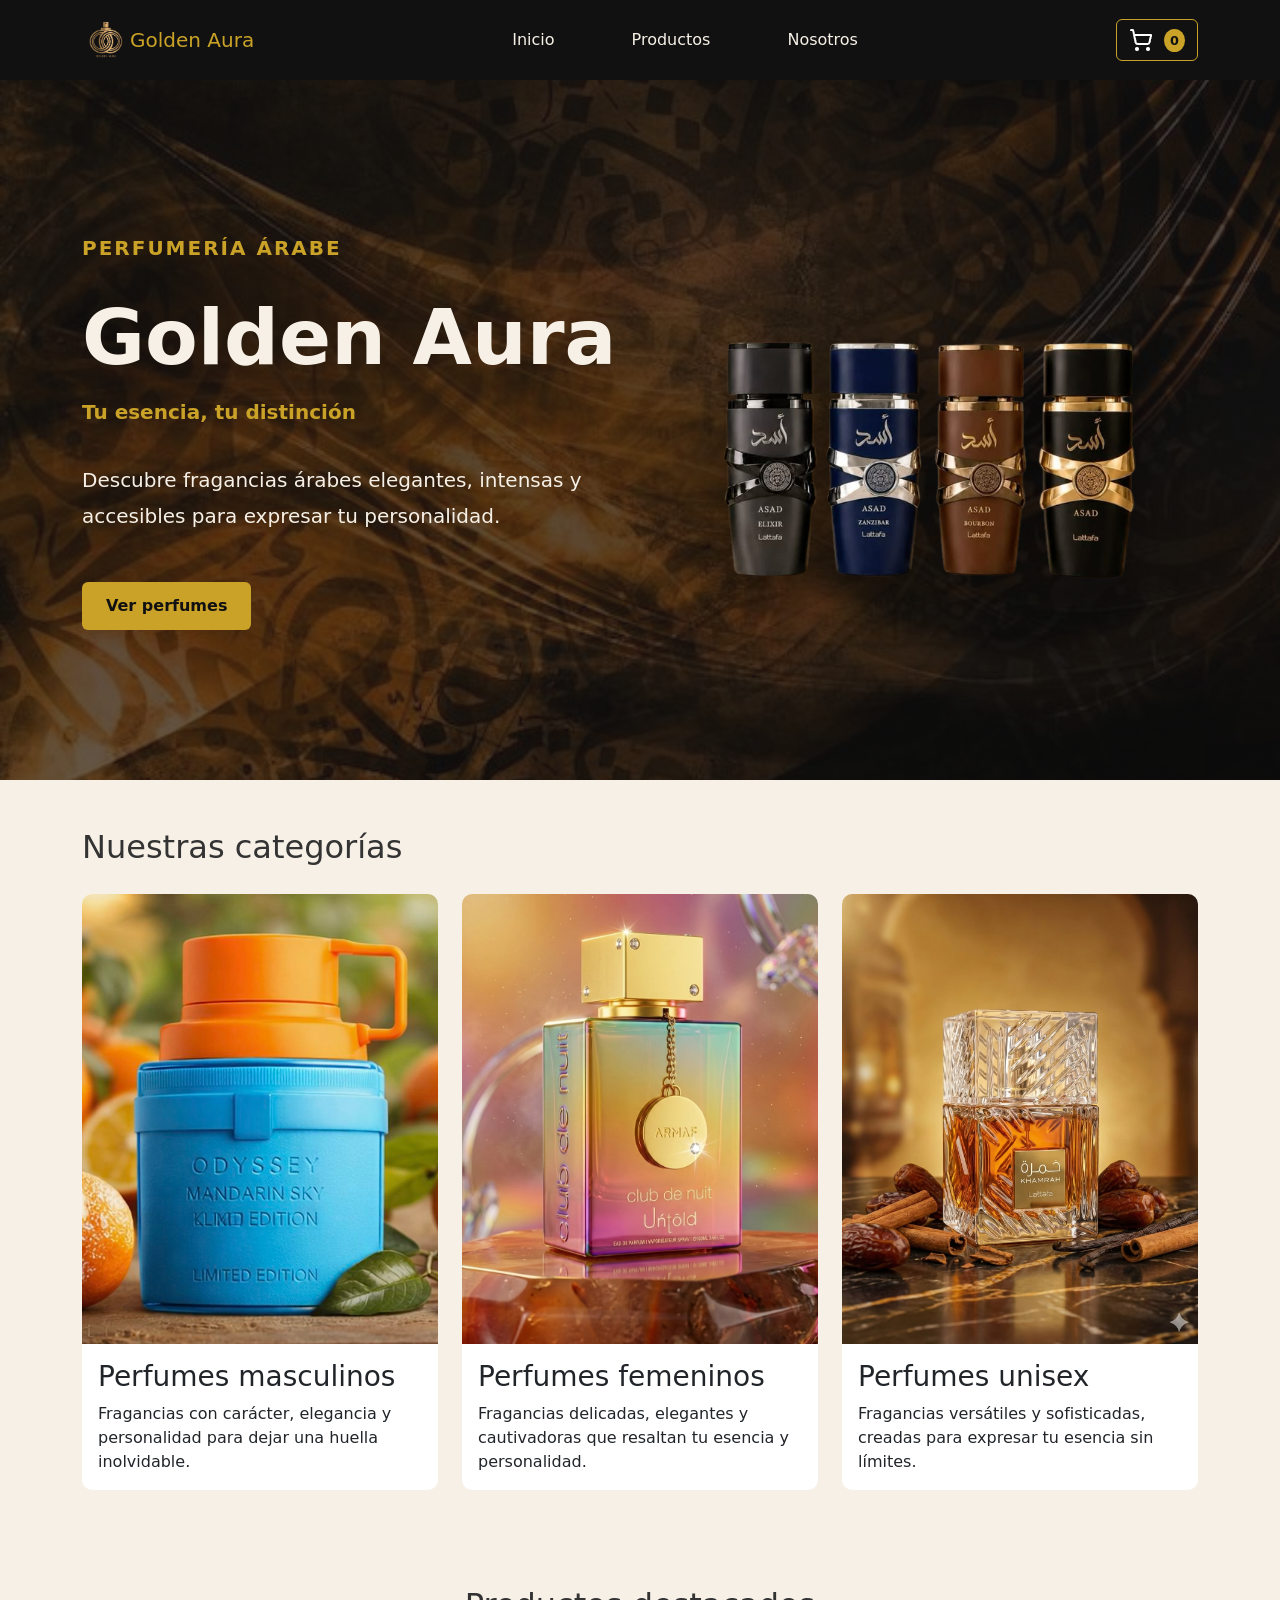
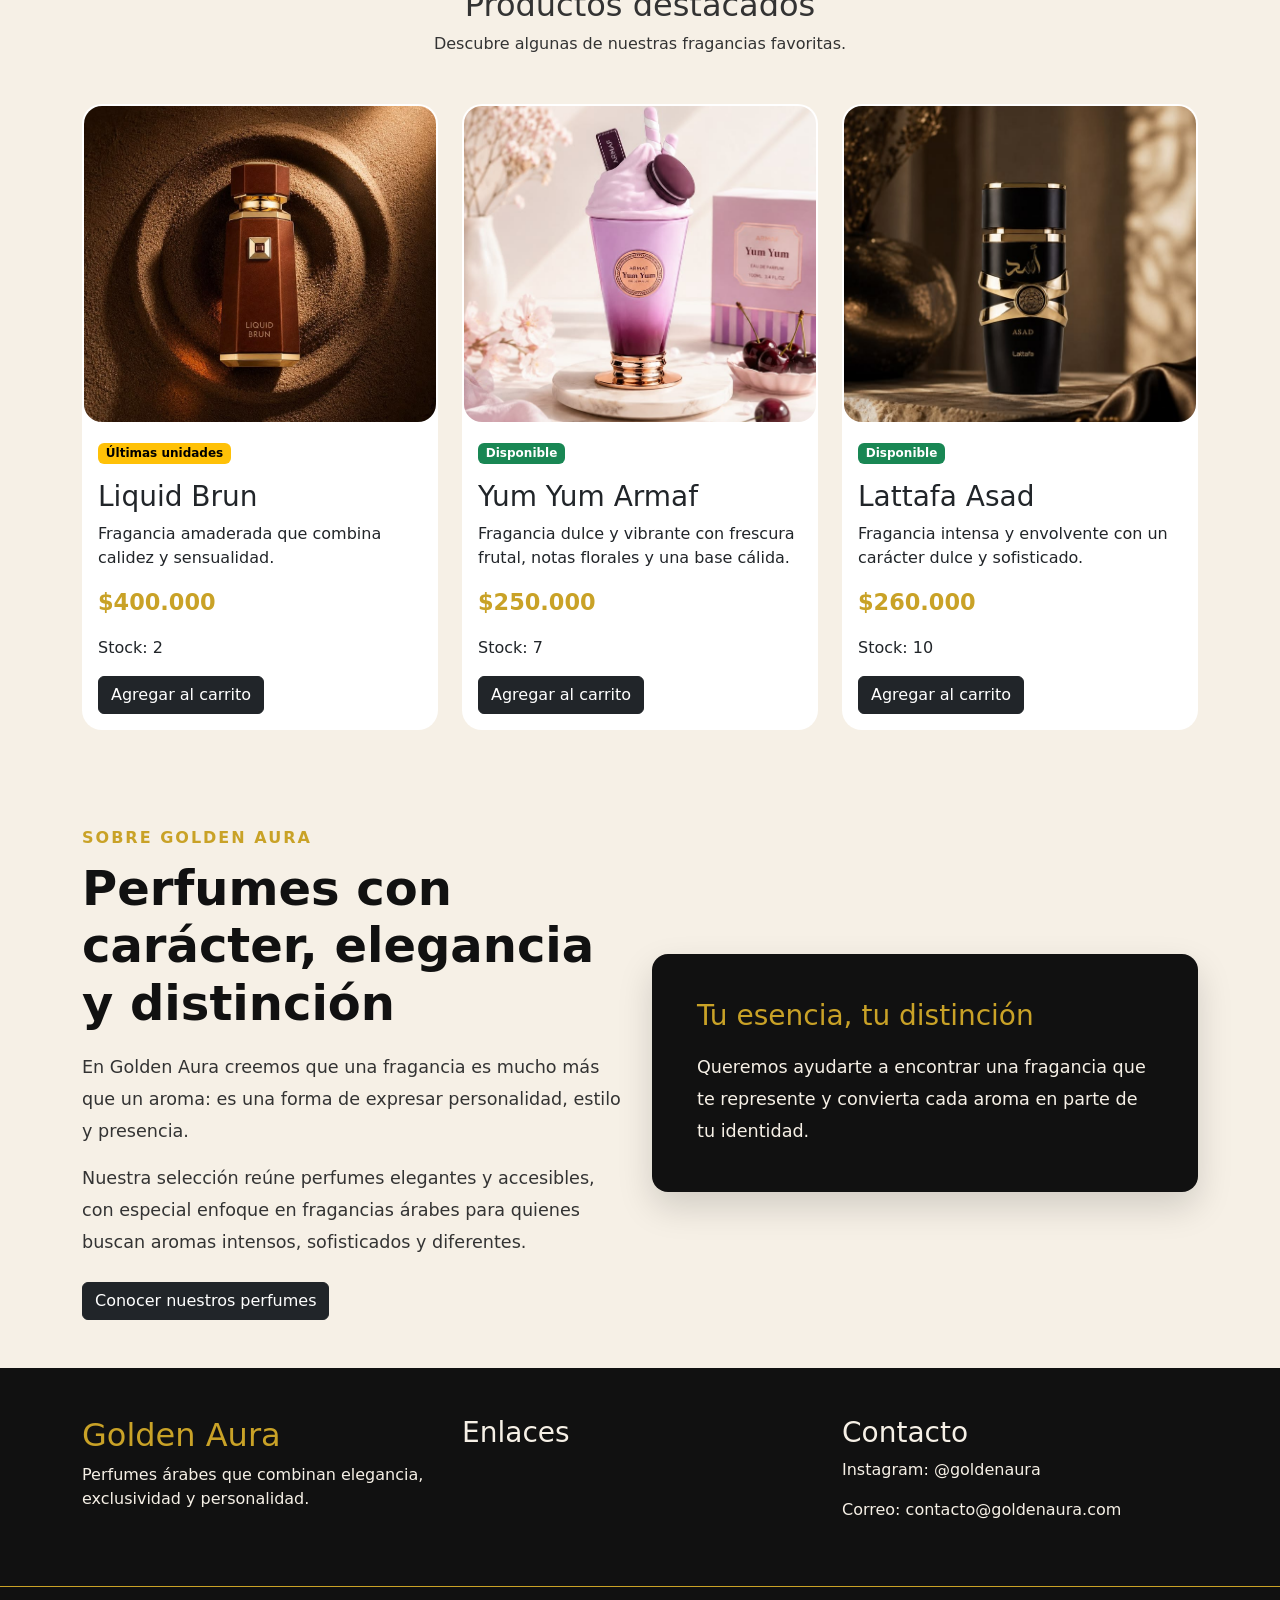
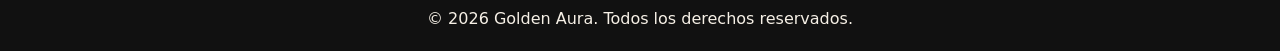
<file: golden-aura/index.html>
<!DOCTYPE html>
<html lang="es">

<head>
    <meta charset="UTF-8">
    <meta name="viewport" content="width=device-width, initial-scale=1.0">
    <title>Golden Aura | Perfumes árabes</title>
    <link href="https://cdn.jsdelivr.net/npm/bootstrap@5.3.8/dist/css/bootstrap.min.css" rel="stylesheet"
        integrity="sha384-sRIl4kxILFvY47J16cr9ZwB07vP4J8+LH7qKQnuqkuIAvNWLzeN8tE5YBujZqJLB" crossorigin="anonymous" />

    <link rel="stylesheet" href="css/styles.css" />
</head>

<body>
    <header class="site-header">
        <div class="container d-flex align-items-center justify-content-between py-3">

            <!-- IZQUIERDA: HAMBURGUESA + LOGO -->
            <div class="d-flex align-items-center gap-3">

                <button type="button" class="menu-hamburguesa d-md-none" data-bs-toggle="offcanvas"
                    data-bs-target="#menuOffcanvas" aria-controls="menuOffcanvas" aria-label="Abrir menú">
                    ☰
                </button>

                <!-- DEJA AQUÍ TU LOGO COMO YA LO TIENES -->
                <a href="#inicio" class="d-flex align-items-center text-decoration-none">
                    <img src="./assets/icons/logo.png" alt="" width="48" height="48">

                    <span class="brand-name">
                        Golden Aura
                    </span>
                </a>

            </div>


            <!-- MENÚ NORMAL: SOLO ESCRITORIO -->
            <nav class="d-none d-md-block" aria-label="Navegación principal">
                <ul class="nav menu-nav">

                    <li class="nav-item">
                        <a href="#inicio" class="nav-link nav-link-golden">
                            Inicio
                        </a>
                    </li>

                    <li class="nav-item">
                        <a href="pages/productos.html" class="nav-link nav-link-golden">
                            Productos
                        </a>
                    </li>

                    <li class="nav-item">
                        <a href="#nosotros" class="nav-link nav-link-golden">
                            Nosotros
                        </a>
                    </li>

                </ul>
            </nav>

            <button type="button" class="cart-button" aria-label="Abrir carrito de compras" data-bs-toggle="offcanvas"
                data-bs-target="#carritoOffcanvas">
                <img src="./assets/icons/shopping-cart.png" alt="" width="24" height="24">
                <span id="cart-count">0</span>
            </button>

        </div>
    </header>

    <div class="offcanvas offcanvas-start menu-offcanvas" tabindex="-1" id="menuOffcanvas"
        aria-labelledby="menuOffcanvasTitulo">

        <div class="offcanvas-header">

            <h2 class="offcanvas-title" id="menuOffcanvasTitulo">
                Golden Aura
            </h2>

            <button type="button" class="btn-close btn-close-white" data-bs-dismiss="offcanvas"
                aria-label="Cerrar"></button>

        </div>


        <div class="offcanvas-body">

            <nav aria-label="Menú móvil">

                <ul class="nav flex-column menu-mobile">

                    <li class="nav-item">

                        <a href="#inicio" class="nav-link" data-bs-dismiss="offcanvas">
                            Inicio
                        </a>

                    </li>


                    <li class="nav-item">

                        <a href="pages/productos.html" class="nav-link">
                            Productos
                        </a>

                    </li>


                    <li class="nav-item">

                        <a href="#nosotros" class="nav-link" data-bs-dismiss="offcanvas">
                            Nosotros
                        </a>

                    </li>

                </ul>

            </nav>

        </div>

    </div>

    <main>

        <section id="inicio" class="hero-section">
            <div class="container">
                <div class="row align-items-center">

                    <div class="col-12 col-md-6">
                        <p class="hero-label">Perfumería árabe</p>

                        <h1>Golden Aura</h1>

                        <p class="hero-slogan">Tu esencia, tu distinción</p>

                        <p class="hero-description">
                            Descubre fragancias árabes elegantes, intensas y accesibles
                            para expresar tu personalidad.
                        </p>

                        <a href="pages/productos.html" class="hero-button">
                            Ver perfumes
                        </a>
                    </div>

                    <div class="col-12 col-md-6 text-center">
                        <img src="./assets/images/perfume-sin-fondo.png" alt="Perfume árabe destacado de Golden Aura"
                            class="hero-product-image">
                    </div>

                </div>
            </div>
        </section>

        <section id="categorias" class="container py-5">
            <h2>Nuestras categorías</h2>

            <div class="row g-4 category-section">
                <div class="col-12 col-md-4">
                    <article class="card category-card h-100">

                        <img src="./assets/images/categoria-masculino.jpg" class="card-img-top"
                            alt="Perfumes masculinos">

                        <div class="card-body">
                            <h3 class="card-title">Perfumes masculinos</h3>

                            <p class="card-text">
                                Fragancias con carácter, elegancia y personalidad
                                para dejar una huella inolvidable.
                            </p>
                        </div>

                    </article>
                </div>

                <div class="col-12 col-md-4">
                    <article class="card category-card h-100">

                        <img src="./assets/images/categoria-femenino.jpg" class="card-img-top" alt="Perfumes femeninos">

                        <div class="card-body">
                            <h3 class="card-title">Perfumes femeninos</h3>

                            <p class="card-text">
                                Fragancias delicadas, elegantes y cautivadoras que resaltan tu esencia y personalidad.
                            </p>
                        </div>

                    </article>
                </div>

                <div class="col-12 col-md-4">
                    <article class="card category-card h-100">

                        <img src="./assets/images/categoria-unisex.jpg" class="card-img-top" alt="Perfumes unisex">

                        <div class="card-body">
                            <h3 class="card-title">Perfumes unisex</h3>

                            <p class="card-text">
                                Fragancias versátiles y sofisticadas, creadas para expresar tu esencia sin límites.
                            </p>
                        </div>

                    </article>
                </div>
            </div>
        </section>

        <section id="productos" class="container py-5">

            <div class="text-center mb-5">
                <h2>Productos destacados</h2>
                <p>Descubre algunas de nuestras fragancias favoritas.</p>
            </div>

            <div class="row g-4" id="productos-container">

            </div>

        </section>

    </main>

    <div class="offcanvas offcanvas-end" tabindex="-1" id="carritoOffcanvas" aria-labelledby="carritoTitulo">

        <div class="offcanvas-header">

            <h2 class="offcanvas-title" id="carritoTitulo">
                Tu carrito
            </h2>

            <button type="button" class="btn-close" data-bs-dismiss="offcanvas" aria-label="Cerrar"></button>

        </div>

        <div class="offcanvas-body" id="carrito-contenido">
        </div>

    </div>

    <section id="nosotros" class="about-section py-5">
        <div class="container">

            <div class="row align-items-center g-4">

                <div class="col-12 col-md-6">

                    <p class="about-eyebrow">
                        SOBRE GOLDEN AURA
                    </p>

                    <h2 class="about-title">
                        Perfumes con carácter, elegancia y distinción
                    </h2>

                    <p class="about-text">
                        En Golden Aura creemos que una fragancia es mucho más que un aroma:
                        es una forma de expresar personalidad, estilo y presencia.
                    </p>

                    <p class="about-text">
                        Nuestra selección reúne perfumes elegantes y accesibles, con especial
                        enfoque en fragancias árabes para quienes buscan aromas intensos,
                        sofisticados y diferentes.
                    </p>

                    <a href="pages/productos.html" class="btn btn-dark mt-2">
                        Conocer nuestros perfumes
                    </a>

                </div>

                <div class="col-12 col-md-6">

                    <div class="about-card">
                        <h3>Tu esencia, tu distinción</h3>

                        <p>
                            Queremos ayudarte a encontrar una fragancia que te represente y
                            convierta cada aroma en parte de tu identidad.
                        </p>
                    </div>

                </div>

            </div>

        </div>
    </section>

    <footer class="site-footer">

        <div class="container py-5">

            <div class="row g-4">

                <div class="col-12 col-md-4">
                    <h2 class="footer-brand">Golden Aura</h2>

                    <p>
                        Perfumes árabes que combinan elegancia,
                        exclusividad y personalidad.
                    </p>
                </div>

                <div class="col-12 col-md-4">
                    <h3>Enlaces</h3>

                    <nav aria-label="Navegación del pie de página">
                        <!-- Aquí van los enlaces -->
                    </nav>
                </div>

                <div class="col-12 col-md-4">
                    <h3>Contacto</h3>

                    <p>Instagram: @goldenaura</p>
                    <p>Correo: contacto@goldenaura.com</p>
                </div>

            </div>

        </div>

        <div class="footer-bottom">
            <p>© 2026 Golden Aura. Todos los derechos reservados.</p>
        </div>

    </footer>

    <script src="https://cdn.jsdelivr.net/npm/bootstrap@5.3.8/dist/js/bootstrap.bundle.min.js">
    </script>

    <script src="js/app.js"></script>

</body>

</html>
</file>
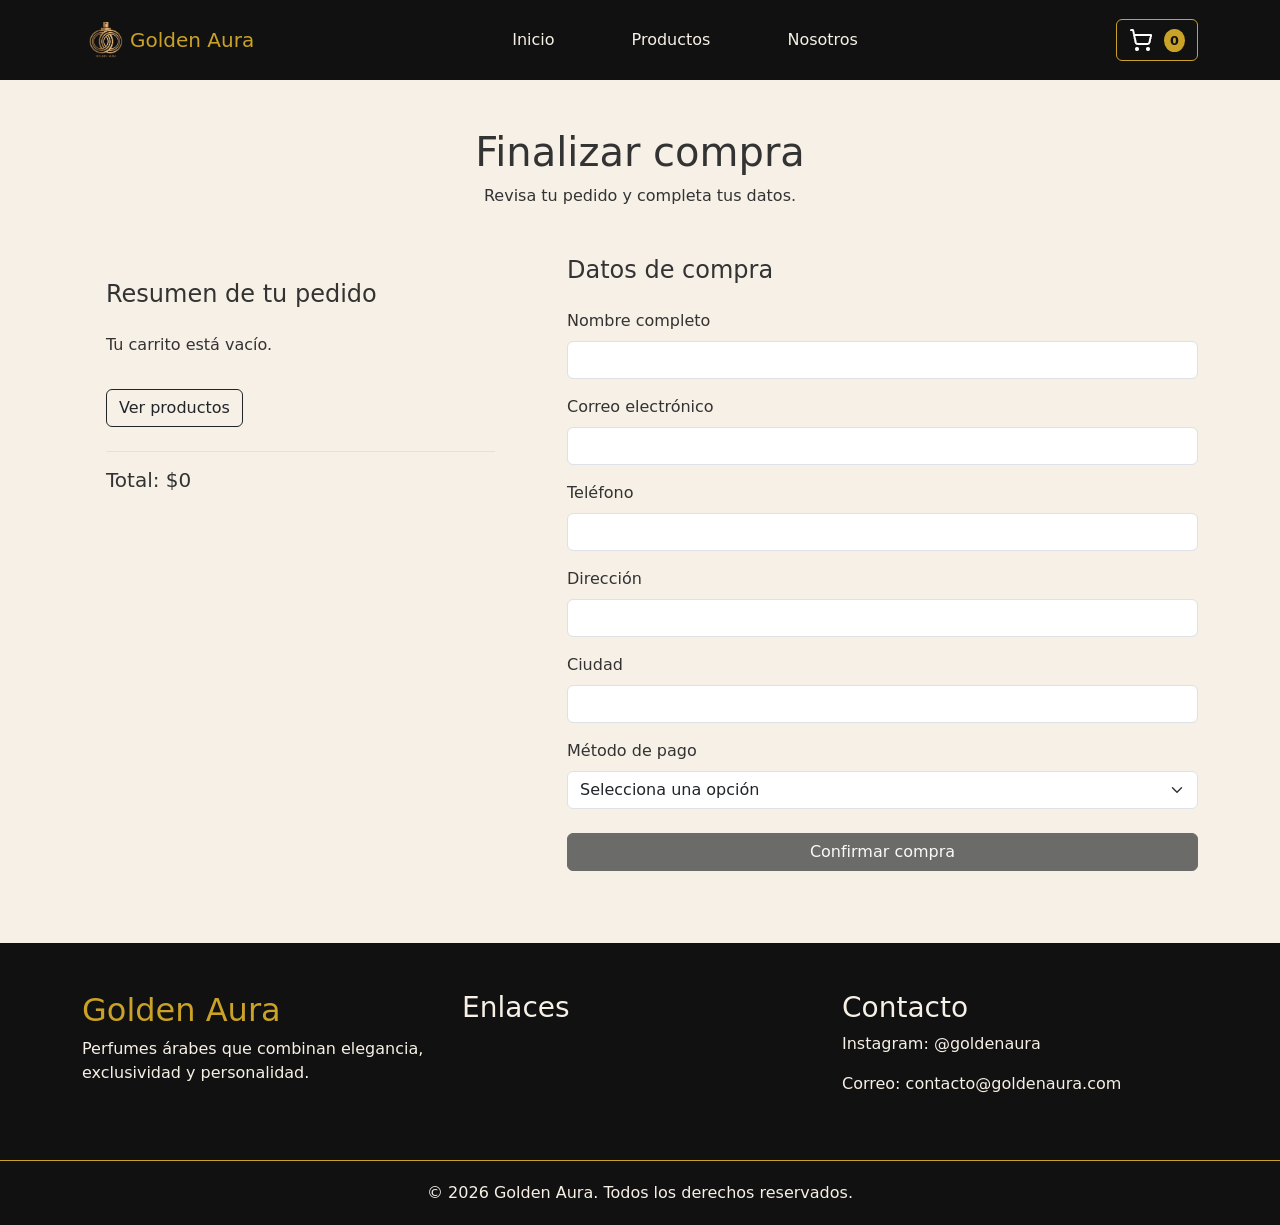
<file: golden-aura/pages/checkout.html>
<!DOCTYPE html>
<html lang="es">

<head>
    <meta charset="UTF-8">
    <meta name="viewport" content="width=device-width, initial-scale=1.0">
    <title>Golden Aura | Perfumes árabes</title>
    <link href="https://cdn.jsdelivr.net/npm/bootstrap@5.3.8/dist/css/bootstrap.min.css" rel="stylesheet"
        integrity="sha384-sRIl4kxILFvY47J16cr9ZwB07vP4J8+LH7qKQnuqkuIAvNWLzeN8tE5YBujZqJLB" crossorigin="anonymous" />

    <link rel="stylesheet" href="../css/styles.css" />
</head>

<body>
    <header class="site-header">
        <div class="container d-flex align-items-center justify-content-between py-3">

            <!-- IZQUIERDA: HAMBURGUESA + LOGO -->
            <div class="d-flex align-items-center gap-3">

                <button type="button" class="menu-hamburguesa d-md-none" data-bs-toggle="offcanvas"
                    data-bs-target="#menuOffcanvas" aria-controls="menuOffcanvas" aria-label="Abrir menú">
                    ☰
                </button>

                <!-- DEJA AQUÍ TU LOGO COMO YA LO TIENES -->
                <a href="#inicio" class="d-flex align-items-center text-decoration-none">
                    <img src="../assets/icons/logo.png" alt="" width="48" height="48">
                    <span class="brand-name">
                        Golden Aura
                    </span>
                </a>

            </div>


            <!-- MENÚ NORMAL: SOLO ESCRITORIO -->
            <nav class="d-none d-md-block" aria-label="Navegación principal">
                <ul class="nav menu-nav">

                    <li class="nav-item">
                        <a href="../index.html#inicio" class="nav-link nav-link-golden">
                            Inicio
                        </a>
                    </li>

                    <li class="nav-item">
                        <a href="productos.html" class="nav-link nav-link-golden">
                            Productos
                        </a>
                    </li>

                    <li class="nav-item">
                        <a href="../index.html#nosotros" class="nav-link nav-link-golden">
                            Nosotros
                        </a>
                    </li>

                </ul>
            </nav>

            <button type="button" class="cart-button" aria-label="Abrir carrito de compras" data-bs-toggle="offcanvas"
                data-bs-target="#carritoOffcanvas">
                <img src="../assets/icons/shopping-cart.png" alt="" width="24" height="24">
                <span id="cart-count">0</span>
            </button>

        </div>
    </header>

    <div class="offcanvas offcanvas-start menu-offcanvas" tabindex="-1" id="menuOffcanvas"
        aria-labelledby="menuOffcanvasTitulo">

        <div class="offcanvas-header">

            <h2 class="offcanvas-title" id="menuOffcanvasTitulo">
                Golden Aura
            </h2>

            <button type="button" class="btn-close btn-close-white" data-bs-dismiss="offcanvas"
                aria-label="Cerrar"></button>

        </div>


        <div class="offcanvas-body">

            <nav aria-label="Menú móvil">

                <ul class="nav flex-column menu-mobile">

                    <li class="nav-item">

                        <a href="../index.html" class="nav-link" data-bs-dismiss="offcanvas">
                            Inicio
                        </a>

                    </li>


                    <li class="nav-item">

                        <a href="productos.html" class="nav-link">
                            Productos
                        </a>

                    </li>


                    <li class="nav-item">

                        <a href="../index.html#nosotros" class="nav-link" data-bs-dismiss="offcanvas">
                            Nosotros
                        </a>

                    </li>

                </ul>

            </nav>

        </div>

    </div>

    <main>

        <section class="container py-5">

            <div class="text-center mb-5">
                <h1>Finalizar compra</h1>

                <p>
                    Revisa tu pedido y completa tus datos.
                </p>
            </div>

            <div class="row g-5">

                <!-- RESUMEN DEL PEDIDO -->
                <div class="col-12 col-lg-5">

                    <div class="checkout-summary p-4">

                        <h2 class="h4 mb-4">
                            Resumen de tu pedido
                        </h2>

                        <div id="checkout-resumen"></div>

                        <div class="border-top pt-3 mt-4">

                            <h3 class="h5">
                                Total:
                                <span id="checkout-total">
                                    $0
                                </span>
                            </h3>

                        </div>

                    </div>

                </div>


                <!-- FORMULARIO -->
                <div class="col-12 col-lg-7">

                    <h2 class="h4 mb-4">
                        Datos de compra
                    </h2>

                    <form id="checkout-form">

                        <div class="mb-3">

                            <label for="nombre" class="form-label">
                                Nombre completo
                            </label>

                            <input type="text" class="form-control" id="nombre" name="nombre" required minlength="3">

                        </div>


                        <div class="mb-3">

                            <label for="email" class="form-label">
                                Correo electrónico
                            </label>

                            <input type="email" class="form-control" id="email" name="email" required>

                        </div>


                        <div class="mb-3">

                            <label for="telefono" class="form-label">
                                Teléfono
                            </label>

                            <input type="tel" class="form-control" id="telefono" name="telefono" required>

                        </div>


                        <div class="mb-3">

                            <label for="direccion" class="form-label">
                                Dirección
                            </label>

                            <input type="text" class="form-control" id="direccion" name="direccion" required>

                        </div>


                        <div class="mb-3">

                            <label for="ciudad" class="form-label">
                                Ciudad
                            </label>

                            <input type="text" class="form-control" id="ciudad" name="ciudad" required>

                        </div>


                        <div class="mb-4">

                            <label for="metodo-pago" class="form-label">
                                Método de pago
                            </label>

                            <select class="form-select" id="metodo-pago" name="metodoPago" required>

                                <option value="">
                                    Selecciona una opción
                                </option>

                                <option value="contraentrega">
                                    Pago contraentrega
                                </option>

                                <option value="transferencia">
                                    Transferencia bancaria
                                </option>

                            </select>

                        </div>


                        <button type="submit" class="btn btn-dark w-100" id="btn-finalizar-compra">
                            Confirmar compra
                        </button>

                    </form>


                    <div id="checkout-mensaje" class="mt-4"></div>

                </div>

            </div>

        </section>

    </main>

    <div class="offcanvas offcanvas-end" tabindex="-1" id="carritoOffcanvas" aria-labelledby="carritoTitulo">

        <div class="offcanvas-header">

            <h2 class="offcanvas-title" id="carritoTitulo">
                Tu carrito
            </h2>

            <button type="button" class="btn-close" data-bs-dismiss="offcanvas" aria-label="Cerrar"></button>

        </div>

        <div class="offcanvas-body" id="carrito-contenido">
        </div>

    </div>

    <footer class="site-footer">

        <div class="container py-5">

            <div class="row g-4">

                <div class="col-12 col-md-4">
                    <h2 class="footer-brand">Golden Aura</h2>

                    <p>
                        Perfumes árabes que combinan elegancia,
                        exclusividad y personalidad.
                    </p>
                </div>

                <div class="col-12 col-md-4">
                    <h3>Enlaces</h3>

                    <nav aria-label="Navegación del pie de página">
                        <!-- Aquí van los enlaces -->
                    </nav>
                </div>

                <div class="col-12 col-md-4">
                    <h3>Contacto</h3>

                    <p>Instagram: @goldenaura</p>
                    <p>Correo: contacto@goldenaura.com</p>
                </div>

            </div>

        </div>

        <div class="footer-bottom">
            <p>© 2026 Golden Aura. Todos los derechos reservados.</p>
        </div>

    </footer>

    <script src="https://cdn.jsdelivr.net/npm/bootstrap@5.3.8/dist/js/bootstrap.bundle.min.js">
    </script>

    <script src="../js/app.js"></script>

</body>

</html>
</file>
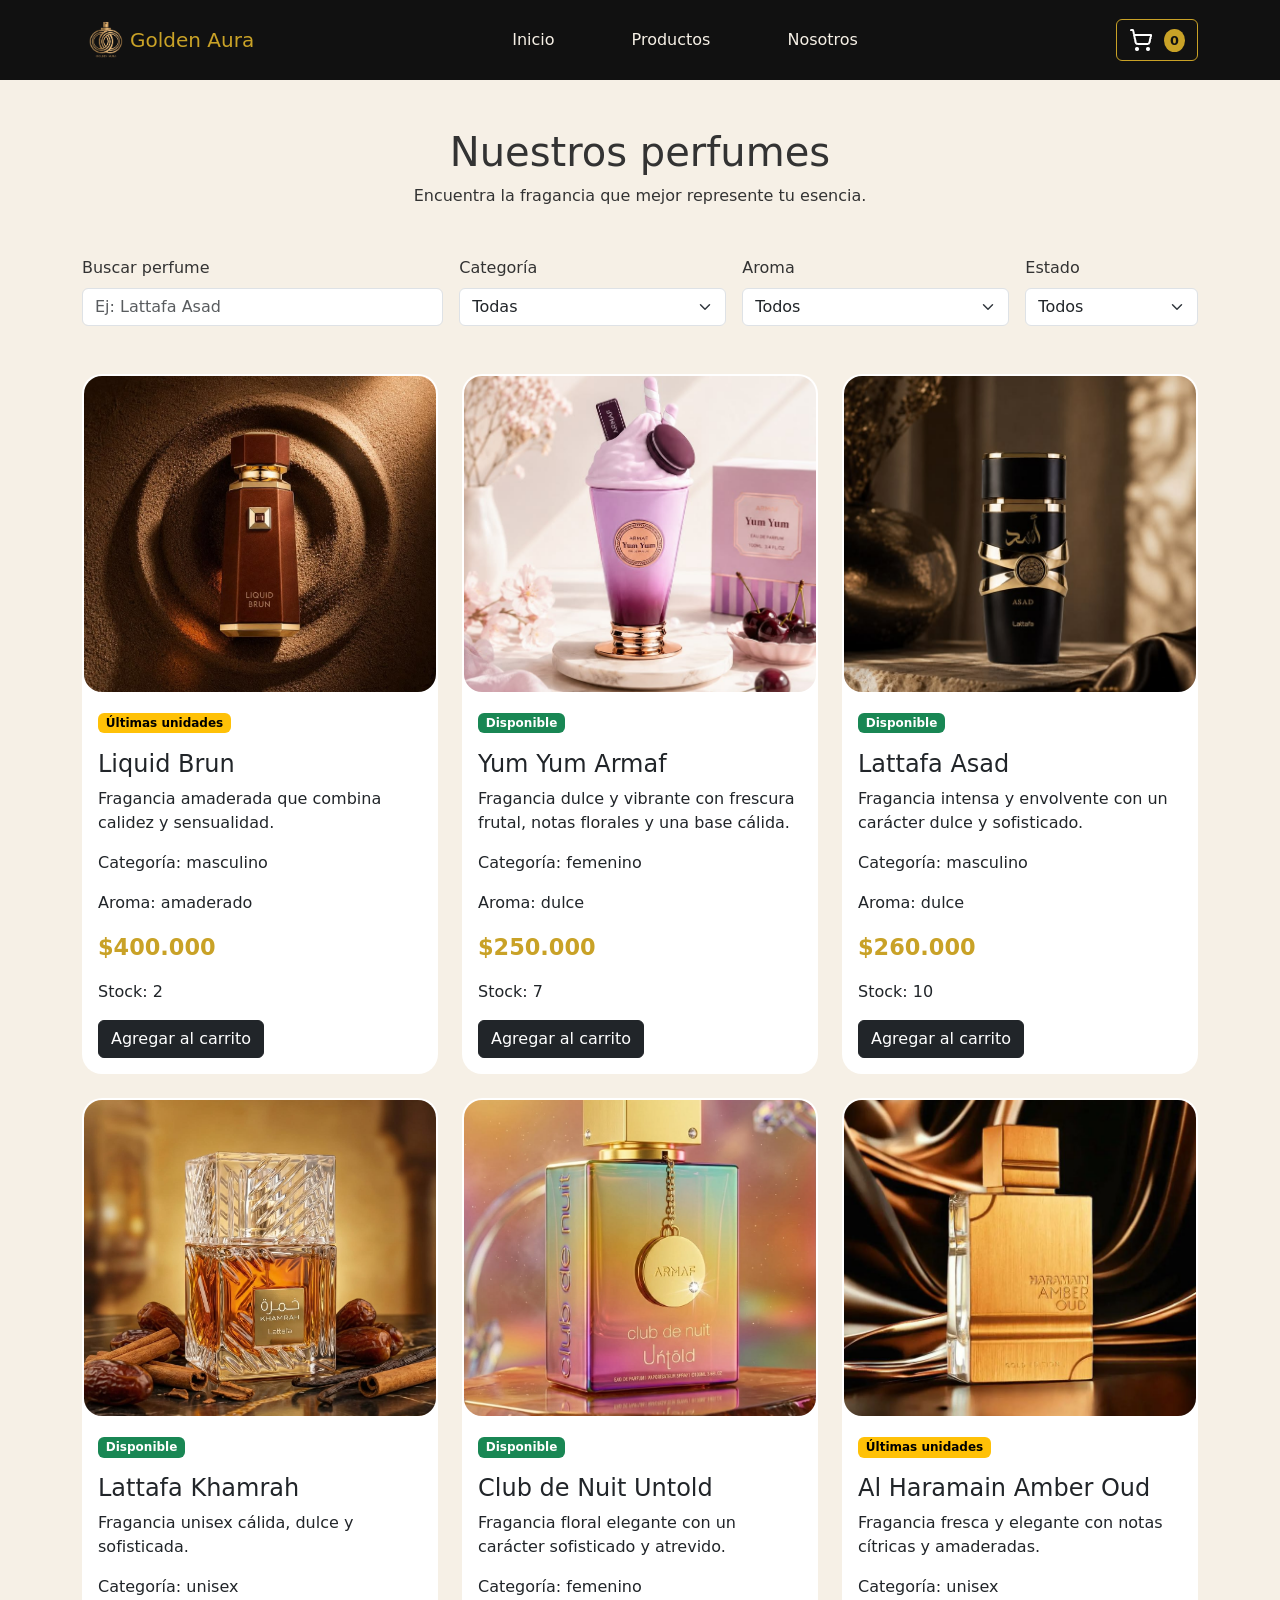
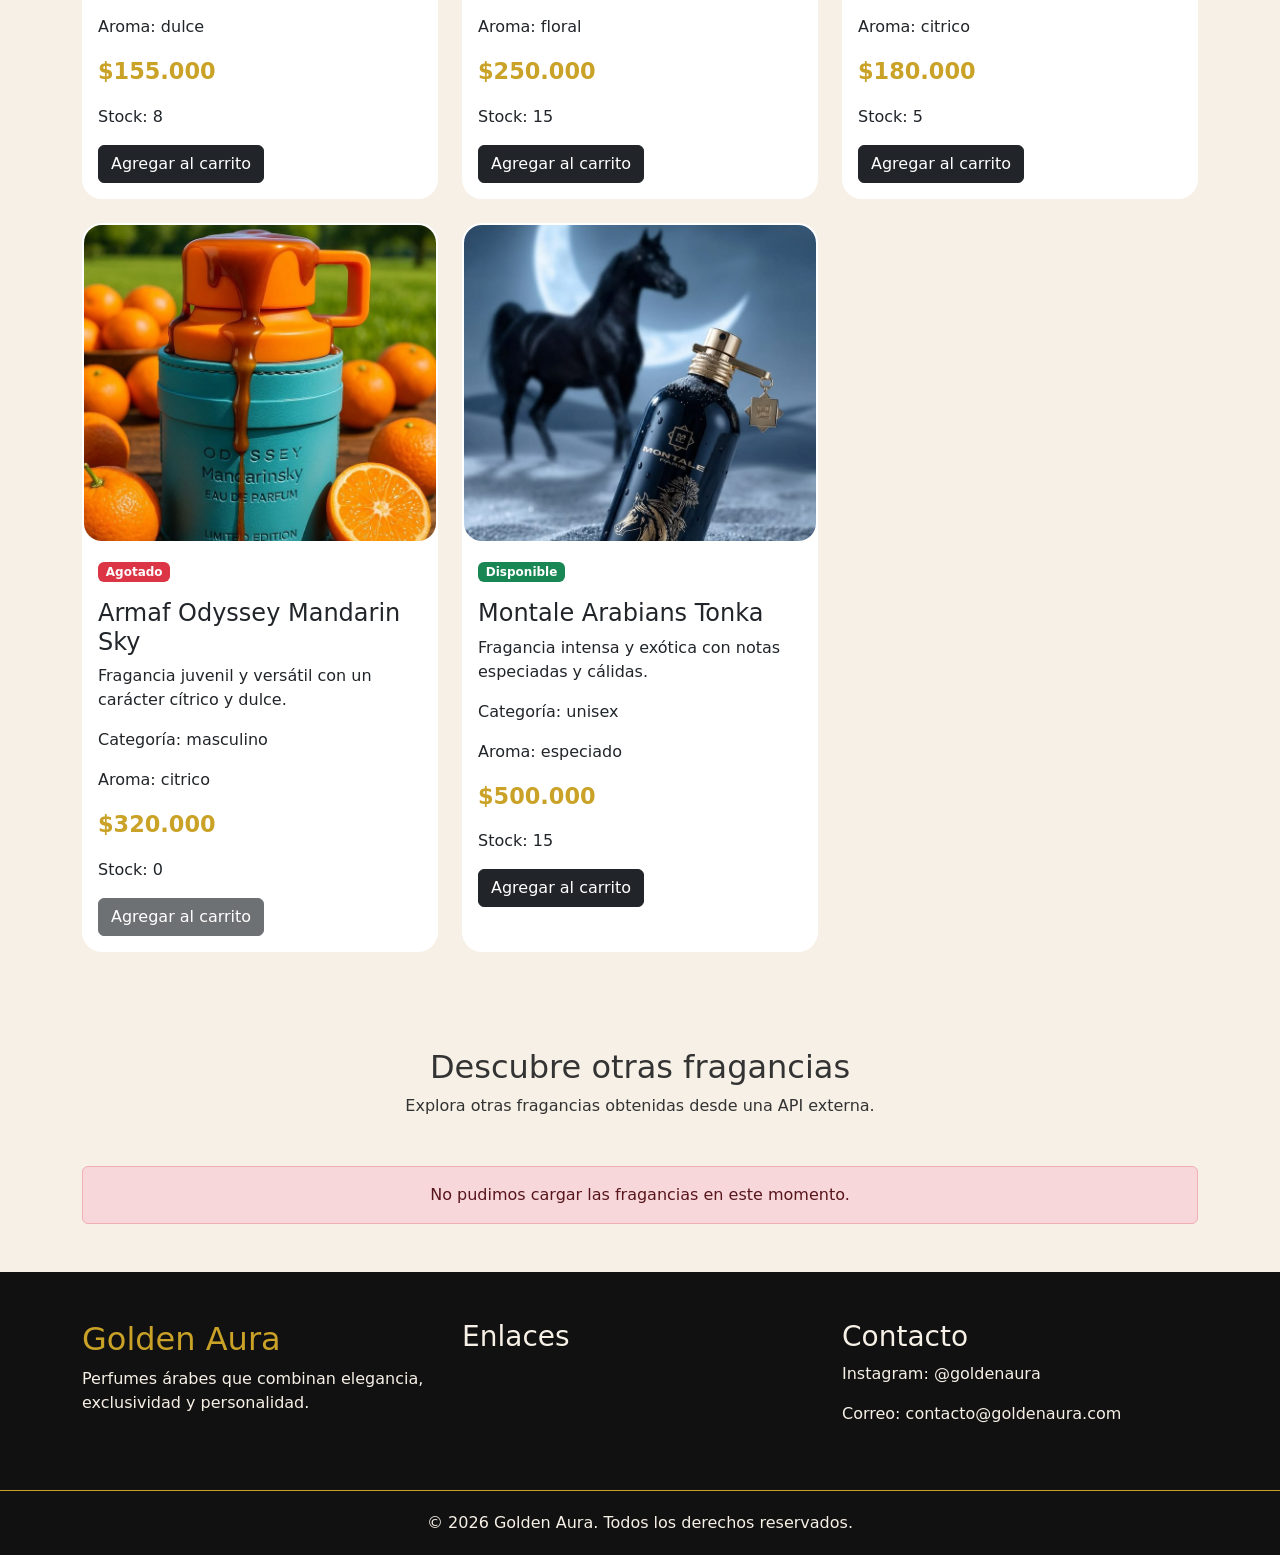
<file: golden-aura/pages/productos.html>
<!DOCTYPE html>
<html lang="es">

<head>
    <meta charset="UTF-8">
    <meta name="viewport" content="width=device-width, initial-scale=1.0">
    <title>Golden Aura | Perfumes árabes</title>
    <link href="https://cdn.jsdelivr.net/npm/bootstrap@5.3.8/dist/css/bootstrap.min.css" rel="stylesheet"
        integrity="sha384-sRIl4kxILFvY47J16cr9ZwB07vP4J8+LH7qKQnuqkuIAvNWLzeN8tE5YBujZqJLB" crossorigin="anonymous" />

    <link rel="stylesheet" href="../css/styles.css" />
</head>

<body>
    <header class="site-header">
        <div class="container d-flex align-items-center justify-content-between py-3">

            <!-- IZQUIERDA: HAMBURGUESA + LOGO -->
            <div class="d-flex align-items-center gap-3">

                <button type="button" class="menu-hamburguesa d-md-none" data-bs-toggle="offcanvas"
                    data-bs-target="#menuOffcanvas" aria-controls="menuOffcanvas" aria-label="Abrir menú">
                    ☰
                </button>

                <!-- DEJA AQUÍ TU LOGO COMO YA LO TIENES -->
                <a href="#inicio" class="d-flex align-items-center text-decoration-none">
                    <img src="../assets/icons/logo.png" alt="" width="48" height="48">

                    <span class="brand-name">
                        Golden Aura
                    </span>
                </a>

            </div>


            <!-- MENÚ NORMAL: SOLO ESCRITORIO -->
            <nav class="d-none d-md-block" aria-label="Navegación principal">
                <ul class="nav menu-nav">

                    <li class="nav-item">
                        <a href="../index.html#inicio" class="nav-link nav-link-golden">
                            Inicio
                        </a>
                    </li>

                    <li class="nav-item">
                        <a href="productos.html" class="nav-link nav-link-golden">
                            Productos
                        </a>
                    </li>

                    <li class="nav-item">
                        <a href="../index.html#nosotros" class="nav-link nav-link-golden">
                            Nosotros
                        </a>
                    </li>

                </ul>
            </nav>

            <button type="button" class="cart-button" aria-label="Abrir carrito de compras" data-bs-toggle="offcanvas"
                data-bs-target="#carritoOffcanvas">
                <img src="../assets/icons/shopping-cart.png" alt="" width="24" height="24">
                <span id="cart-count">0</span>
            </button>

        </div>
    </header>

    <div class="offcanvas offcanvas-start menu-offcanvas" tabindex="-1" id="menuOffcanvas"
        aria-labelledby="menuOffcanvasTitulo">

        <div class="offcanvas-header">

            <h2 class="offcanvas-title" id="menuOffcanvasTitulo">
                Golden Aura
            </h2>

            <button type="button" class="btn-close btn-close-white" data-bs-dismiss="offcanvas"
                aria-label="Cerrar"></button>

        </div>


        <div class="offcanvas-body">

            <nav aria-label="Menú móvil">

                <ul class="nav flex-column menu-mobile">

                    <li class="nav-item">

                        <a href="../index.html" class="nav-link">
                            Inicio
                        </a>

                    </li>


                    <li class="nav-item">

                        <a href="productos.html" class="nav-link">
                            Productos
                        </a>

                    </li>


                    <li class="nav-item">

                        <a href="../index.html#nosotros" class="nav-link">
                            Nosotros
                        </a>

                    </li>

                </ul>

            </nav>

        </div>

    </div>

    <main>

        <section class="container py-5">

            <div class="text-center mb-5">

                <h1>Nuestros perfumes</h1>

                <p>
                    Encuentra la fragancia que mejor represente tu esencia.
                </p>

            </div>


            <!-- FILTROS -->
            <div class="row g-3 mb-5">

                <div class="col-12 col-md-4">

                    <label for="buscador" class="form-label">
                        Buscar perfume
                    </label>

                    <input type="search" class="form-control" id="buscador" placeholder="Ej: Lattafa Asad">

                </div>


                <div class="col-12 col-md-3">

                    <label for="filtro-categoria" class="form-label">
                        Categoría
                    </label>

                    <select class="form-select" id="filtro-categoria">

                        <option value="">
                            Todas
                        </option>

                        <option value="masculino">
                            Masculino
                        </option>

                        <option value="femenino">
                            Femenino
                        </option>

                        <option value="unisex">
                            Unisex
                        </option>

                    </select>

                </div>


                <div class="col-12 col-md-3">

                    <label for="filtro-aroma" class="form-label">
                        Aroma
                    </label>

                    <select class="form-select" id="filtro-aroma">

                        <option value="">
                            Todos
                        </option>

                        <option value="dulce">
                            Dulce
                        </option>

                        <option value="amaderado">
                            Amaderado
                        </option>

                        <option value="floral">
                            Floral
                        </option>

                        <option value="citrico">
                            Cítrico
                        </option>

                        <option value="especiado">
                            Especiado
                        </option>

                    </select>

                </div>


                <div class="col-12 col-md-2">

                    <label for="filtro-stock" class="form-label">
                        Estado
                    </label>

                    <select class="form-select" id="filtro-stock">

                        <option value="">
                            Todos
                        </option>

                        <option value="disponible">
                            Disponibles
                        </option>

                        <option value="agotado">
                            Agotados
                        </option>

                    </select>

                </div>

            </div>


            <!-- AQUÍ JS CREARÁ LOS 8 PRODUCTOS -->
            <div class="row g-4" id="catalogo-container"></div>

        </section>

        <section class="container py-5">

            <div class="text-center mb-5">
                <h2>Descubre otras fragancias</h2>

                <p>
                    Explora otras fragancias obtenidas desde una API externa.
                </p>
            </div>

            <div id="api-estado" class="text-center mb-4"></div>

            <div class="row g-4" id="api-productos-container"></div>

        </section>

    </main>

    <div class="offcanvas offcanvas-end" tabindex="-1" id="carritoOffcanvas" aria-labelledby="carritoTitulo">

        <div class="offcanvas-header">

            <h2 class="offcanvas-title" id="carritoTitulo">
                Tu carrito
            </h2>

            <button type="button" class="btn-close" data-bs-dismiss="offcanvas" aria-label="Cerrar"></button>

        </div>

        <div class="offcanvas-body" id="carrito-contenido">
        </div>

    </div>

    <footer class="site-footer">

        <div class="container py-5">

            <div class="row g-4">

                <div class="col-12 col-md-4">
                    <h2 class="footer-brand">Golden Aura</h2>

                    <p>
                        Perfumes árabes que combinan elegancia,
                        exclusividad y personalidad.
                    </p>
                </div>

                <div class="col-12 col-md-4">
                    <h3>Enlaces</h3>

                    <nav aria-label="Navegación del pie de página">
                        <!-- Aquí van los enlaces -->
                    </nav>
                </div>

                <div class="col-12 col-md-4">
                    <h3>Contacto</h3>

                    <p>Instagram: @goldenaura</p>
                    <p>Correo: contacto@goldenaura.com</p>
                </div>

            </div>

        </div>

        <div class="footer-bottom">
            <p>© 2026 Golden Aura. Todos los derechos reservados.</p>
        </div>

    </footer>

    <script src="https://cdn.jsdelivr.net/npm/bootstrap@5.3.8/dist/js/bootstrap.bundle.min.js">
    </script>

    <script src="../js/app.js"></script>

</body>

</html>
</file>
<file: golden-aura/css/styles.css>
:root {
  --color-dorado: #c9a227;
  --color-negro: #111111;
  --color-crema: #f6f0e6;
  --color-texto: #333333;
}

/* body section*/
body {
  margin: 0;
  background-color: var(--color-crema);
  color: var(--color-texto);
}

/* header section*/
.site-header {
  background-color: var(--color-negro);
}

.site-header .nav {
  gap: 45px;
}

.brand-name {
  color: var(--color-dorado);
  font-size: 1.25rem;
}

.nav-link-golden {
  color: var(--color-crema);
  transition: color 0.3s ease;
}

.nav-link-golden:hover,
.nav-link-golden:focus {
  color: var(--color-dorado);
}

.cart-button {
  padding: 8px 12px;
  background-color: transparent;
  border: 1px solid var(--color-dorado);
  border-radius: 6px;
  cursor: pointer;
  transition: background-color 0.3s ease;
}

.cart-button:hover,
.cart-button:focus {
  background-color: var(--color-dorado);
}

#cart-count {
  display: inline-block;
  min-width: 20px;
  margin-left: 6px;
  padding: 2px 6px;

  background-color: var(--color-dorado);
  color: var(--color-negro);

  border-radius: 50%;
  font-size: 0.8rem;
  font-weight: bold;
  text-align: center;
}

/* =========================================
   MENÚ HAMBURGUESA
========================================= */

.menu-hamburguesa {
  background: transparent;
  border: none;

  color: var(--color-dorado);

  font-size: 2rem;
  line-height: 1;

  padding: 5px;

  cursor: pointer;
}


/* =========================================
   OFFCANVAS MENÚ
========================================= */

.menu-offcanvas {
  background-color: var(--color-negro);
  color: var(--color-crema);

  max-width: 300px;
}

.menu-offcanvas .offcanvas-title {
  color: var(--color-dorado);
  font-weight: 700;
}

.menu-mobile {
  margin-top: 20px;
}

.menu-mobile .nav-link {
  color: var(--color-crema);

  font-size: 1.2rem;
  font-weight: 500;

  padding: 16px 5px;

  border-bottom: 1px solid rgba(255, 255, 255, 0.1);

  transition: color 0.3s ease;
}

.menu-mobile .nav-link:hover {
  color: var(--color-dorado);
}

/* hero section*/
.hero-section {
  min-height: 75vh;
  display: flex;
  align-items: center;
  padding: 60px 0;
  overflow: hidden;

  background-image:
    linear-gradient(
      rgba(17, 17, 17, 0.75),
      rgba(17, 17, 17, 0.65)
    ),
    url("../assets/images/fondo-hero.jpg");

  background-size: cover;
  background-position: center;
  background-repeat: no-repeat;
}

.hero-label {
  color: var(--color-dorado);
  font-weight: bold;
  text-transform: uppercase;
  letter-spacing: 2px;
}

.hero-section h1 {
  color: var(--color-crema);
  font-size: 3rem;
  font-weight: bold;
}

.hero-slogan {
  color: var(--color-dorado);
  font-size: 1.5rem;
  font-weight: bold;
}

.hero-description {
  max-width: 500px;
  color: var(--color-crema);
  line-height: 1.7;
}

.hero-button {
  display: inline-block;
  margin-top: 16px;
  padding: 12px 24px;
  background-color: var(--color-dorado);
  color: var(--color-negro);
  border-radius: 6px;
  text-decoration: none;
  font-weight: bold;
  transition: transform 0.3s ease;
}

.hero-button:hover,
.hero-button:focus {
  color: var(--color-negro);
  transform: translateY(-3px);
}
.hero-product-image {
  display: block;
  width: 100%;
  max-width: 420px;
  height: auto;
  margin: 30px auto 0;
  object-fit: contain;
  filter: drop-shadow(0 20px 20px rgba(0, 0, 0, 0.45));
}
@media (max-width: 767px) {
  .hero-section {
    min-height: auto;
    padding: 70px 0 40px;
    text-align: center;
  }

  .hero-description {
    margin-left: auto;
    margin-right: auto;
  }

  .hero-product-image {
    max-width: 300px;
  }
}

/*section categorias*/
.category-section {
  padding-top: 20px;
}

.category-card {
  border: none;
  border-radius: 10px;
  overflow: hidden;
  transition: transform 0.3s ease;
}
.category-card:hover {
  transform: translateY(-5px);
}
.category-card img {
  height: 450px;
  object-fit: cover;
}

/*section productos destacados*/

.product-card {
  border: none;
  border-radius: 20px;
  overflow: hidden;
  transition: transform 0.3s ease;
}

.product-card:hover {
  transform: translateY(-5px);
}

.product-image {
  border-radius: 20px;
  height: 320px;
  object-fit: cover;
  padding: 2px;
  
}

.product-price {
  color: var(--color-dorado);
  font-size: 1.4rem;
  font-weight: bold;
}

/* =========================================
   NOSOTROS
========================================= */

.about-section {
  background-color: var(--color-crema);
}

.about-eyebrow {
  color: var(--color-dorado);
  font-weight: 700;
  letter-spacing: 2px;
  margin-bottom: 10px;
}

.about-title {
  color: var(--color-negro);
  font-size: clamp(2rem, 4vw, 3rem);
  font-weight: 700;
  margin-bottom: 20px;
}

.about-text {
  color: var(--color-gris-oscuro);
  font-size: 1.1rem;
  line-height: 1.8;
}

.about-card {
  background-color: var(--color-negro);
  color: var(--color-crema);

  padding: 45px;
  border-radius: 16px;

  box-shadow: 0 15px 35px rgba(0, 0, 0, 0.15);
}

.about-card h3 {
  color: var(--color-dorado);
  margin-bottom: 20px;
}

.about-card p {
  font-size: 1.1rem;
  line-height: 1.8;
  margin-bottom: 0;
}

/*footer*/

.site-footer {
  background-color: var(--color-negro);
  color: var(--color-crema);
}

.footer-brand {
  color: var(--color-dorado);
}

.site-footer a {
  color: var(--color-crema);
  text-decoration: none;
}

.site-footer a:hover,
.site-footer a:focus {
  color: var(--color-dorado);
}

.footer-bottom {
  border-top: 1px solid var(--color-dorado);
  padding: 20px;
  text-align: center;
}

.footer-bottom p {
  margin: 0;
}

.checkout-summary {
  background-color: var(--color-crema);
  border-radius: 12px;
}

.checkout-summary article {
  border-bottom: 1px solid #ddd;
  padding-bottom: 1rem;
}

.checkout-summary article:last-child {
  border-bottom: none;
}

#api-productos-container .product-card {
  transition: transform 0.3s ease;
}

#api-productos-container .product-card:hover {
  transform: translateY(-5px);
}

#api-estado {
  min-height: 50px;
}

/* =========================================
   HEADER FIJO AL HACER SCROLL
========================================= */

.site-header {
  position: sticky;
  top: 0;
  z-index: 1030;
  background-color: var(--color-negro);
}


/* =========================================
   HERO
========================================= */

.hero-section {
  min-height: 700px;

  display: flex;
  align-items: center;

  padding: 70px 0;

  background-size: cover;
  background-position: center;
  background-repeat: no-repeat;
}


/* Columna del texto */

.hero-section .col-md-6:first-child {
  max-width: 650px;
}


/* PERfumería árabe */

.hero-section h1 {
  font-size: clamp(3.5rem, 6vw, 5rem);
  font-weight: 700;
  line-height: 1.05;
  margin-bottom: 1rem;
}


/* Tu esencia, tu distinción */

.hero-section h2 {
  font-size: clamp(1.6rem, 3vw, 2.2rem);
  font-weight: 700;
  margin-bottom: 1.5rem;
}


/* Texto descriptivo */

.hero-section p {
  font-size: 1.25rem;
  line-height: 1.8;
  max-width: 620px;
  margin-bottom: 2rem;
}


/* Botón */

.hero-section .btn {
  font-size: 1.1rem;
  font-weight: 600;

  padding: 14px 30px;

  border-radius: 8px;
}


/* Imagen del perfume */

.hero-product-image {
  width: 100%;
  max-width: 630px;
  max-height: 780px;

  object-fit: contain;

  filter: drop-shadow(0 20px 25px rgba(0, 0, 0, 0.45));
}


/* Columna donde está el perfume */

.hero-section .col-md-6:last-child {
  display: flex;
  justify-content: center;
  align-items: center;
}


/* =========================================
   RESPONSIVE
========================================= */

@media (max-width: 767px) {

  .hero-section {
    min-height: auto;
    padding: 70px 0 50px;
    text-align: center;
  }

  .hero-section p {
    margin-left: auto;
    margin-right: auto;
  }

  .hero-product-image {
    max-width: 300px;
    margin-top: 40px;
  }

}
</file>
